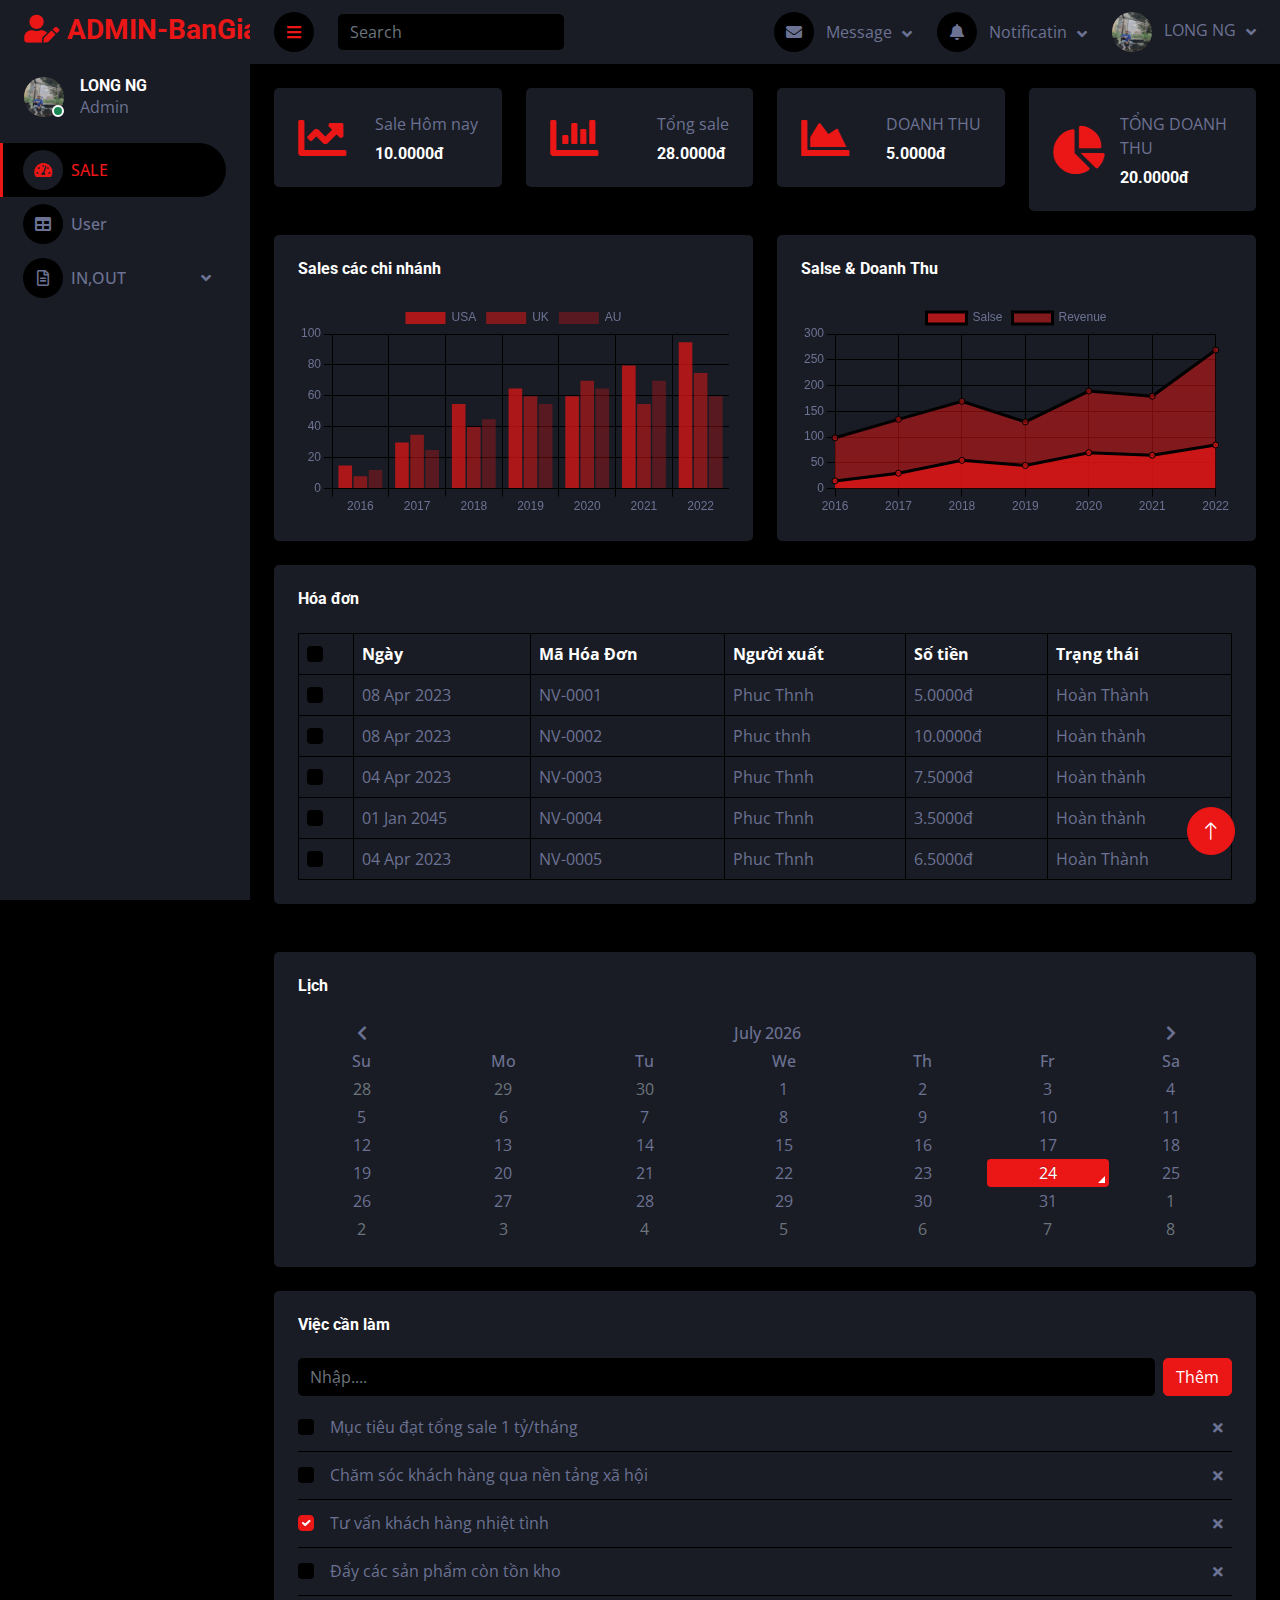
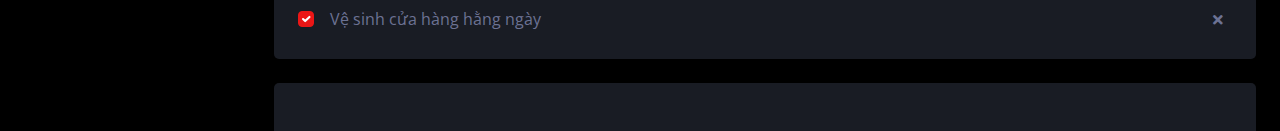
<file: index.html>
<!DOCTYPE html>
<html lang="en">

<head>
    <meta charset="utf-8">
    <title>ADMIN-BanGiay</title>
    <meta content="width=device-width, initial-scale=1.0" name="viewport">
    <meta content="" name="keywords">
    <meta content="" name="description">

    <!-- Favicon -->
    <link href="img/favicon.ico" rel="icon">

    <!-- Google Web Fonts -->
    <link rel="preconnect" href="https://fonts.googleapis.com">
    <link rel="preconnect" href="https://fonts.gstatic.com" crossorigin>
    <link href="https://fonts.googleapis.com/css2?family=Open+Sans:wght@400;600&family=Roboto:wght@500;700&display=swap" rel="stylesheet"> 
    
    <!-- Icon Font Stylesheet -->
    <link href="https://cdnjs.cloudflare.com/ajax/libs/font-awesome/5.10.0/css/all.min.css" rel="stylesheet">
    <link href="https://cdn.jsdelivr.net/npm/bootstrap-icons@1.4.1/font/bootstrap-icons.css" rel="stylesheet">

    <!-- Libraries Stylesheet -->
    <link href="lib/owlcarousel/assets/owl.carousel.min.css" rel="stylesheet">
    <link href="lib/tempusdominus/css/tempusdominus-bootstrap-4.min.css" rel="stylesheet" />

    <!-- Customized Bootstrap Stylesheet -->
    <link href="css/bootstrap.min.css" rel="stylesheet">

    <!-- Template Stylesheet -->
    <link href="css/style.css" rel="stylesheet">
</head>

<body>
    <div class="container-fluid position-relative d-flex p-0">
        <!-- Spinner Start -->
        <div id="spinner" class="show bg-dark position-fixed translate-middle w-100 vh-100 top-50 start-50 d-flex align-items-center justify-content-center">
            <div class="spinner-border text-primary" style="width: 3rem; height: 3rem;" role="status">
                <span class="sr-only">Loading...</span>
            </div>
        </div>
        <!-- Spinner End -->


        <!-- Sidebar Start -->
        <div class="sidebar pe-4 pb-3">
            <nav class="navbar bg-secondary navbar-dark">
                <a href="index.html" class="navbar-brand mx-4 mb-3">
                    <h3 class="text-primary"><i class="fa fa-user-edit me-2"></i>ADMIN-BanGiay</h3>
                </a>
                <div class="d-flex align-items-center ms-4 mb-4">
                    <div class="position-relative">
                        <img class="rounded-circle" src="img/user.jpg" alt="" style="width: 40px; height: 40px;">
                        <div class="bg-success rounded-circle border border-2 border-white position-absolute end-0 bottom-0 p-1"></div>
                    </div>
                    <div class="ms-3">
                        <h6 class="mb-0">LONG NG</h6>
                        <span>Admin</span>
                    </div>
                </div>
                <div class="navbar-nav w-100">
                    <a href="index.html" class="nav-item nav-link active"><i class="fa fa-tachometer-alt me-2"></i>SALE</a>
                    <div class="nav-item dropdown">
                       
                        <div class="dropdown-menu bg-transparent border-0">
                           
                        </div>
                    </div>
                    <a href="table.html" class="nav-item nav-link"><i class="fa fa-table me-2"></i>User</a>
                    <div class="nav-item dropdown">
                        <a href="#" class="nav-link dropdown-toggle" data-bs-toggle="dropdown"><i class="far fa-file-alt me-2"></i>IN,OUT</a>
                        <div class="dropdown-menu bg-transparent border-0">
                            <a href="signin.html" class="dropdown-item">ĐĂNG NHẬP</a>
                            <a href="signup.html" class="dropdown-item">ĐĂNG KÍ</a>
                           
                        </div>
                    </div>
                </div>
            </nav>
        </div>
        <!-- Sidebar End -->


        <!-- Content Start -->
        <div class="content">
            <!-- Navbar Start -->
            <nav class="navbar navbar-expand bg-secondary navbar-dark sticky-top px-4 py-0">
                <a href="index.html" class="navbar-brand d-flex d-lg-none me-4">
                    <h2 class="text-primary mb-0"><i class="fa fa-user-edit"></i></h2>
                </a>
                <a href="#" class="sidebar-toggler flex-shrink-0">
                    <i class="fa fa-bars"></i>
                </a>
                <form class="d-none d-md-flex ms-4">
                    <input class="form-control bg-dark border-0" type="search" placeholder="Search">
                </form>
                <div class="navbar-nav align-items-center ms-auto">
                    <div class="nav-item dropdown">
                        <a href="#" class="nav-link dropdown-toggle" data-bs-toggle="dropdown">
                            <i class="fa fa-envelope me-lg-2"></i>
                            <span class="d-none d-lg-inline-flex">Message</span>
                        </a>
                        <div class="dropdown-menu dropdown-menu-end bg-secondary border-0 rounded-0 rounded-bottom m-0">
                            <a href="#" class="dropdown-item">
                                <div class="d-flex align-items-center">
                                    <img class="rounded-circle" src="img/user.jpg" alt="" style="width: 40px; height: 40px;">
                                    <div class="ms-2">
                                        <h6 class="fw-normal mb-0">LONG send you a message</h6>
                                        <small>15 minutes ago</small>
                                    </div>
                                </div>
                            </a>
                            <hr class="dropdown-divider">
                            <a href="#" class="dropdown-item">
                                <div class="d-flex align-items-center">
                                    <img class="rounded-circle" src="img/user.jpg" alt="" style="width: 40px; height: 40px;">
                                    <div class="ms-2">
                                        <h6 class="fw-normal mb-0">LONG send you a message</h6>
                                        <small>15 minutes ago</small>
                                    </div>
                                </div>
                            </a>
                            <hr class="dropdown-divider">
                            <a href="#" class="dropdown-item">
                                <div class="d-flex align-items-center">
                                    <img class="rounded-circle" src="img/user.jpg" alt="" style="width: 40px; height: 40px;">
                                    <div class="ms-2">
                                        <h6 class="fw-normal mb-0">LONG send you a message</h6>
                                        <small>15 minutes ago</small>
                                    </div>
                                </div>
                            </a>
                            <hr class="dropdown-divider">
                            <a href="#" class="dropdown-item text-center">See all message</a>
                        </div>
                    </div>
                    <div class="nav-item dropdown">
                        <a href="#" class="nav-link dropdown-toggle" data-bs-toggle="dropdown">
                            <i class="fa fa-bell me-lg-2"></i>
                            <span class="d-none d-lg-inline-flex">Notificatin</span>
                        </a>
                        <div class="dropdown-menu dropdown-menu-end bg-secondary border-0 rounded-0 rounded-bottom m-0">
                            <a href="#" class="dropdown-item">
                                <h6 class="fw-normal mb-0">Profile updated</h6>
                                <small>15 minutes ago</small>
                            </a>
                            <hr class="dropdown-divider">
                            <a href="#" class="dropdown-item">
                                <h6 class="fw-normal mb-0">New user added</h6>
                                <small>15 minutes ago</small>
                            </a>
                            <hr class="dropdown-divider">
                            <a href="#" class="dropdown-item">
                                <h6 class="fw-normal mb-0">Password changed</h6>
                                <small>15 minutes ago</small>
                            </a>
                            <hr class="dropdown-divider">
                            <a href="#" class="dropdown-item text-center">See all notifications</a>
                        </div>
                    </div>
                    <div class="nav-item dropdown">
                        <a href="#" class="nav-link dropdown-toggle" data-bs-toggle="dropdown">
                            <img class="rounded-circle me-lg-2" src="img/user.jpg" alt="" style="width: 40px; height: 40px;">
                            <span class="d-none d-lg-inline-flex">LONG NG</span>
                        </a>
                        <div class="dropdown-menu dropdown-menu-end bg-secondary border-0 rounded-0 rounded-bottom m-0">
                            <a href="#" class="dropdown-item">Cá nhân</a>
                            <a href="#" class="dropdown-item">Cài đặt</a>
                            <a href="signin.html" class="dropdown-item">Thoát</a>
                        </div>
                    </div>
                </div>
            </nav>
            <!-- Navbar End -->


            <!-- Sale & Revenue Start -->
            <div class="container-fluid pt-4 px-4">
                <div class="row g-4">
                    <div class="col-sm-6 col-xl-3">
                        <div class="bg-secondary rounded d-flex align-items-center justify-content-between p-4">
                            <i class="fa fa-chart-line fa-3x text-primary"></i>
                            <div class="ms-3">
                                <p class="mb-2">Sale Hôm nay</p>
                                <h6 class="mb-0">10.0000đ</h6>
                            </div>
                        </div>
                    </div>
                    <div class="col-sm-6 col-xl-3">
                        <div class="bg-secondary rounded d-flex align-items-center justify-content-between p-4">
                            <i class="fa fa-chart-bar fa-3x text-primary"></i>
                            <div class="ms-3">
                                <p class="mb-2">Tổng sale</p>
                                <h6 class="mb-0">28.0000đ</h6>
                            </div>
                        </div>
                    </div>
                    <div class="col-sm-6 col-xl-3">
                        <div class="bg-secondary rounded d-flex align-items-center justify-content-between p-4">
                            <i class="fa fa-chart-area fa-3x text-primary"></i>
                            <div class="ms-3">
                                <p class="mb-2">DOANH THU</p>
                                <h6 class="mb-0">5.0000đ</h6>
                            </div>
                        </div>
                    </div>
                    <div class="col-sm-6 col-xl-3">
                        <div class="bg-secondary rounded d-flex align-items-center justify-content-between p-4">
                            <i class="fa fa-chart-pie fa-3x text-primary"></i>
                            <div class="ms-3">
                                <p class="mb-2">TỔNG DOANH THU</p>
                                <h6 class="mb-0">20.0000đ</h6>
                            </div>
                        </div>
                    </div>
                </div>
            </div>
            <!-- Sale & Revenue End -->


            <!-- Sales Chart Start -->
            <div class="container-fluid pt-4 px-4">
                <div class="row g-4">
                    <div class="col-sm-12 col-xl-6">
                        <div class="bg-secondary text-center rounded p-4">
                            <div class="d-flex align-items-center justify-content-between mb-4">
                                <h6 class="mb-0">Sales các chi nhánh </h6>
                                
                            </div>
                            <canvas id="worldwide-sales"></canvas>
                        </div>
                    </div>
                    <div class="col-sm-12 col-xl-6">
                        <div class="bg-secondary text-center rounded p-4">
                            <div class="d-flex align-items-center justify-content-between mb-4">
                                <h6 class="mb-0">Salse & Doanh Thu</h6>
                              
                            </div>
                            <canvas id="salse-revenue"></canvas>
                        </div>
                    </div>
                </div>
            </div>
            <!-- Sales Chart End -->


            <!-- Recent Sales Start -->
            <div class="container-fluid pt-4 px-4">
                <div class="bg-secondary text-center rounded p-4">
                    <div class="d-flex align-items-center justify-content-between mb-4">
                        <h6 class="mb-0">Hóa đơn </h6>
                       
                    </div>
                    <div class="table-responsive">
                        <table class="table text-start align-middle table-bordered table-hover mb-0">
                            <thead>
                                <tr class="text-white">
                                    <th scope="col"><input class="form-check-input" type="checkbox"></th>
                                    <th scope="col">Ngày</th>
                                    <th scope="col">Mã Hóa Đơn</th>
                                    <th scope="col">Người xuất</th>
                                    <th scope="col">Số tiền</th>
                                    <th scope="col">Trạng thái</th>
                                    
                                </tr>
                            </thead>
                            <tbody>
                                <tr>
                                    <td><input class="form-check-input" type="checkbox"></td>
                                    <td>08 Apr 2023</td>
                                    <td>NV-0001</td>
                                    <td>Phuc Thnh </td>
                                    <td>5.0000đ</td>
                                    <td>Hoàn Thành</td>
                                    
                                </tr>
                                <tr>
                                    <td><input class="form-check-input" type="checkbox"></td>
                                    <td>08 Apr 2023</td>
                                    <td>NV-0002</td>
                                    <td>Phuc thnh</td>
                                    <td>10.0000đ</td>
                                    <td>Hoàn thành</td>
                                  
                                </tr>
                                <tr>
                                    <td><input class="form-check-input" type="checkbox"></td>
                                    <td>04 Apr 2023</td>
                                    <td>NV-0003</td>
                                    <td>Phuc Thnh</td>
                                    <td>7.5000đ</td>
                                    <td>Hoàn thành</td>
                                    
                                </tr>
                                <tr>
                                    <td><input class="form-check-input" type="checkbox"></td>
                                    <td>01 Jan 2045</td>
                                    <td>NV-0004</td>
                                    <td>Phuc Thnh</td>
                                    <td>3.5000đ</td>
                                    <td>Hoàn thành</td>
                                  
                                </tr>
                                <tr>
                                    <td><input class="form-check-input" type="checkbox"></td>
                                    <td>04 Apr 2023</td>
                                    <td>NV-0005</td>
                                    <td>Phuc Thnh</td>
                                    <td>6.5000đ</td>
                                    <td>Hoàn Thành</td>
                                </tr>
                            </tbody>
                        </table>
                    </div>
                </div>
            </div>
            <!-- Recent Sales End -->


            <!-- Widgets Start -->
            <div class="container-fluid pt-4 px-4">
                <div class="row g-4">
                    <div class="col-sm-12 col-md- col-xl-3">
                        
                    </div>
                    <div class="col-sm-12 col-md-15 col-xl-20">
                        <div class="h-100 bg-secondary rounded p-4">
                            <div class="d-flex align-items-center justify-content-between mb-4">
                                <h6 class="mb-0">Lịch</h6>
                                
                            </div>
                            <div id="calender"></div>
                        </div>
                    </div>
                    <div class="col-sm-12 col-md-15 col-xl-20">
                        <div class="h-100 bg-secondary rounded p-4">
                            <div class="d-flex align-items-center justify-content-between mb-4">
                                <h6 class="mb-0">Việc cần làm</h6>
                                
                            </div>
                            <div class="d-flex mb-2">
                                <input class="form-control bg-dark border-0" type="text" placeholder="Nhập....">
                                <button type="button" class="btn btn-primary ms-2">Thêm</button>
                            </div>
                            <div class="d-flex align-items-center border-bottom py-2">
                                <input class="form-check-input m-0" type="checkbox">
                                <div class="w-100 ms-3">
                                    <div class="d-flex w-100 align-items-center justify-content-between">
                                        <span>Mục tiêu đạt tổng sale 1 tỷ/tháng</span>
                                        <button class="btn btn-sm"><i class="fa fa-times"></i></button>
                                    </div>
                                </div>
                            </div>
                            <div class="d-flex align-items-center border-bottom py-2">
                                <input class="form-check-input m-0" type="checkbox">
                                <div class="w-100 ms-3">
                                    <div class="d-flex w-100 align-items-center justify-content-between">
                                        <span>Chăm sóc khách hàng qua nền tảng xã hội</span>
                                        <button class="btn btn-sm"><i class="fa fa-times"></i></button>
                                    </div>
                                </div>
                            </div>
                            <div class="d-flex align-items-center border-bottom py-2">
                                <input class="form-check-input m-0" type="checkbox" checked>
                                <div class="w-100 ms-3">
                                    <div class="d-flex w-100 align-items-center justify-content-between">
                                        <span>Tư vấn khách hàng nhiệt tình</span>
                                        <button class="btn btn-sm "><i class="fa fa-times"></i></button>
                                    </div>
                                </div>
                            </div>
                            <div class="d-flex align-items-center border-bottom py-2">
                                <input class="form-check-input m-0" type="checkbox">
                                <div class="w-100 ms-3">
                                    <div class="d-flex w-100 align-items-center justify-content-between">
                                        <span>Đẩy các sản phẩm còn tồn kho</span>
                                        <button class="btn btn-sm"><i class="fa fa-times"></i></button>
                                    </div>
                                </div>
                            </div>
                            <div class="d-flex align-items-center pt-2">
                                <input class="form-check-input m-0" type="checkbox" checked>
                                <div class="w-100 ms-3">
                                    <div class="d-flex w-100 align-items-center justify-content-between">
                                        <span>Vệ sinh cửa hàng hằng ngày</span>
                                        <button class="btn btn-sm "><i class="fa fa-times"></i></button>
                                    </div>
                                </div>
                            </div>
                        </div>
                    </div>
                </div>
            </div>
            <!-- Widgets End -->


            <!-- Footer Start -->
            <div class="container-fluid pt-4 px-4">
                <div class="bg-secondary rounded-top p-4">
                    <div class="row">
                        
                    </div>
                </div>
            </div>
            <!-- Footer End -->
        </div>
        <!-- Content End -->


        <!-- Back to Top -->
        <a href="#" class="btn btn-lg btn-primary btn-lg-square back-to-top"><i class="bi bi-arrow-up"></i></a>
    </div>

    <!-- JavaScript Libraries -->
    <script src="https://code.jquery.com/jquery-3.4.1.min.js"></script>
    <script src="https://cdn.jsdelivr.net/npm/bootstrap@5.0.0/dist/js/bootstrap.bundle.min.js"></script>
    <script src="lib/chart/chart.min.js"></script>
    <script src="lib/easing/easing.min.js"></script>
    <script src="lib/waypoints/waypoints.min.js"></script>
    <script src="lib/owlcarousel/owl.carousel.min.js"></script>
    <script src="lib/tempusdominus/js/moment.min.js"></script>
    <script src="lib/tempusdominus/js/moment-timezone.min.js"></script>
    <script src="lib/tempusdominus/js/tempusdominus-bootstrap-4.min.js"></script>

    <!-- Template Javascript -->
    <script src="js/main.js"></script>
</body>

</html>
</file>
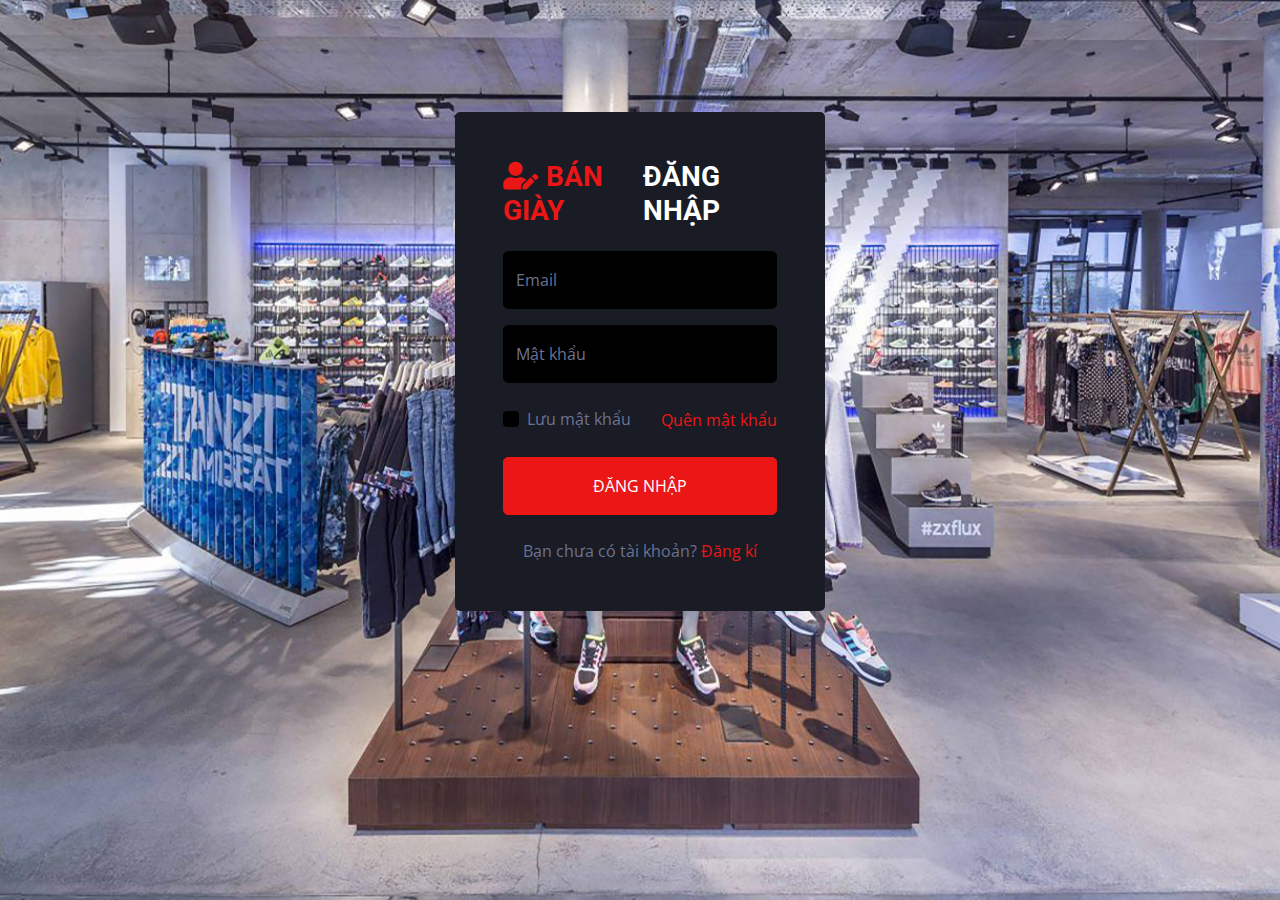
<file: signin.html>
<!DOCTYPE html>
<html lang="en" style="background-image: url(img/anhnen.jpg);background-repeat: no-repeat; background-attachment: fixed; background-size: 100% 100%;">

<head>
    <meta charset="utf-8">
    <title>DarkPan - Bootstrap 5 Admin Template</title>
    <meta content="width=device-width, initial-scale=1.0" name="viewport">
    <meta content="" name="keywords">
    <meta content="" name="description">

    <!-- Favicon -->
    <link href="img/favicon.ico" rel="icon">

    <!-- Google Web Fonts -->
    <link rel="preconnect" href="https://fonts.googleapis.com">
    <link rel="preconnect" href="https://fonts.gstatic.com" crossorigin>
    <link href="https://fonts.googleapis.com/css2?family=Open+Sans:wght@400;600&family=Roboto:wght@500;700&display=swap" rel="stylesheet"> 
    
    <!-- Icon Font Stylesheet -->
    <link href="https://cdnjs.cloudflare.com/ajax/libs/font-awesome/5.10.0/css/all.min.css" rel="stylesheet">
    <link href="https://cdn.jsdelivr.net/npm/bootstrap-icons@1.4.1/font/bootstrap-icons.css" rel="stylesheet">

    <!-- Libraries Stylesheet -->
    <link href="lib/owlcarousel/assets/owl.carousel.min.css" rel="stylesheet">
    <link href="lib/tempusdominus/css/tempusdominus-bootstrap-4.min.css" rel="stylesheet" />

    <!-- Customized Bootstrap Stylesheet -->
    <link href="css/bootstrap.min.css" rel="stylesheet">

    <!-- Template Stylesheet -->
    <link href="css/style.css" rel="stylesheet">
</head>

<body>
    
    <div class="container-fluid position-relative d-flex p-0">
       
        <!-- Spinner Start -->
        <div id="spinner" class="show bg-dark position-fixed translate-middle w-100 vh-100 top-50 start-50 d-flex align-items-center justify-content-center">
            <div class="spinner-border text-primary" style="width: 3rem; height: 3rem;" role="status">
                <span class="sr-only">Loading...</span>
            </div>
        </div>
        <!-- Spinner End -->


        <!-- Sign In Start -->
        <div class="container-fluid">
            <div class="row h-100 align-items-center justify-content-center" style= "background-image: url(img/anhnen.jpg);background-repeat: no-repeat; background-attachment: fixed; background-size: 100% 100%;">
                <div class="col-12 col-sm-8 col-md-6 col-lg-5 col-xl-4">
                    <div class="bg-secondary rounded p-4 p-sm-5 my-4 mx-3">
                        <div class="d-flex align-items-center justify-content-between mb-3">
                            <a href="index.html" class="">
                                <h3 class="text-primary"><i class="fa fa-user-edit me-2"></i>BÁN GIÀY</h3>
                            </a>
                            <h3>ĐĂNG NHẬP</h3>
                        </div>
                        <div class="form-floating mb-3">
                            <input type="email" class="form-control" id="floatingInput" placeholder="name@example.com">
                            <label for="floatingInput">Email </label>
                        </div>
                        <div class="form-floating mb-4">
                            <input type="password" class="form-control" id="floatingPassword" placeholder="Password">
                            <label for="floatingPassword">Mật khẩu</label>
                        </div>
                        <div class="d-flex align-items-center justify-content-between mb-4">
                            <div class="form-check">
                                <input type="checkbox" class="form-check-input" id="exampleCheck1">
                                <label class="form-check-label" for="exampleCheck1">Lưu mật khẩu</label>
                            </div>
                            <a href="">Quên mật khẩu</a>
                        </div>
                        <button type="submit" class="btn btn-primary py-3 w-100 mb-4 "href="index.html">ĐĂNG NHẬP</button>
                        <p class="text-center mb-0">Bạn chưa có tài khoản? <a href="signup.html">Đăng kí</a></p>
                    </div>
                </div>
            </div>
        </div>
        <!-- Sign In End -->
    </div>

    <!-- JavaScript Libraries -->
    <script src="https://code.jquery.com/jquery-3.4.1.min.js"></script>
    <script src="https://cdn.jsdelivr.net/npm/bootstrap@5.0.0/dist/js/bootstrap.bundle.min.js"></script>
    <script src="lib/chart/chart.min.js"></script>
    <script src="lib/easing/easing.min.js"></script>
    <script src="lib/waypoints/waypoints.min.js"></script>
    <script src="lib/owlcarousel/owl.carousel.min.js"></script>
    <script src="lib/tempusdominus/js/moment.min.js"></script>
    <script src="lib/tempusdominus/js/moment-timezone.min.js"></script>
    <script src="lib/tempusdominus/js/tempusdominus-bootstrap-4.min.js"></script>

    <!-- Template Javascript -->
    <script src="js/main.js"></script>
</body>

</html>
</file>
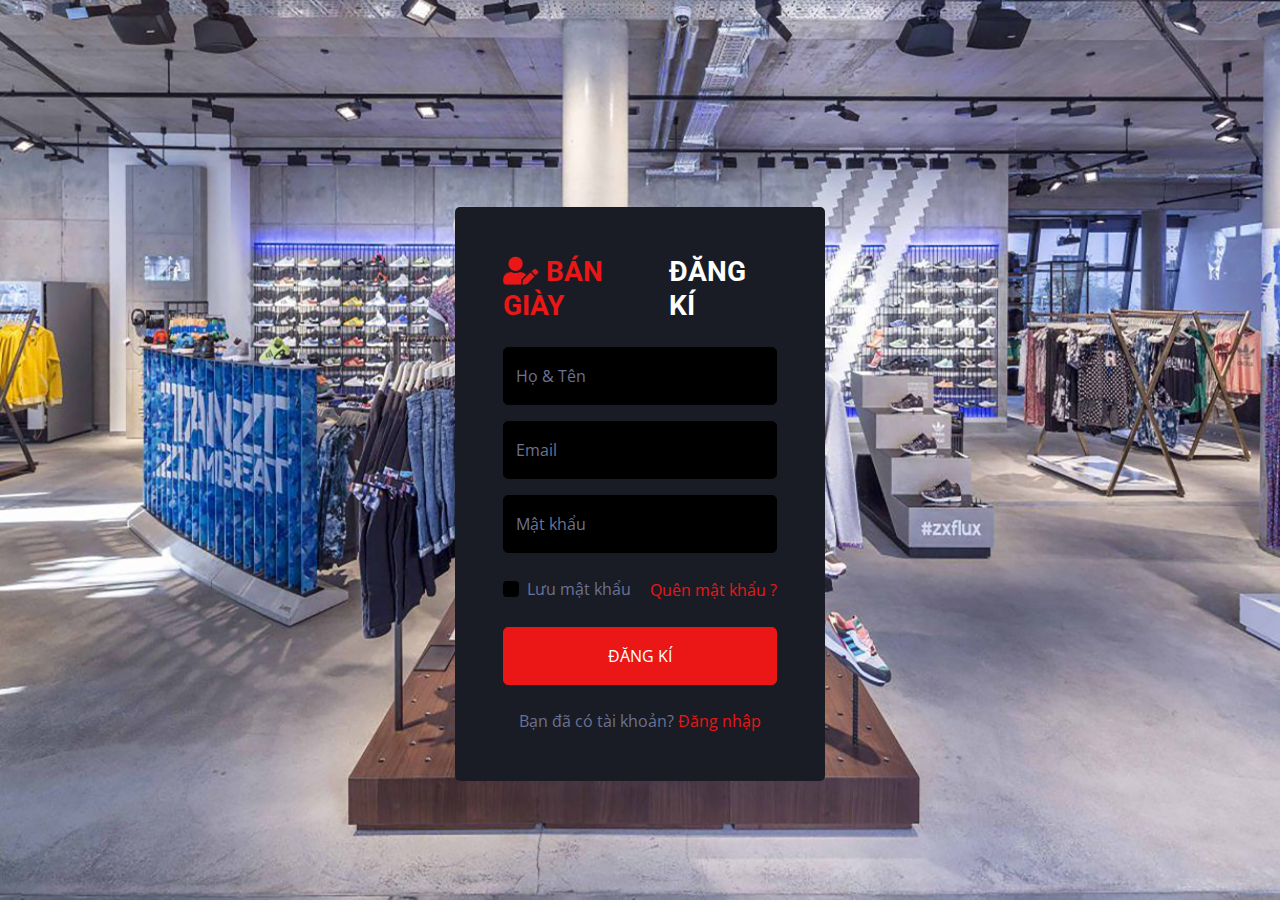
<file: signup.html>
<!DOCTYPE html>
<html lang="en" style="background-image: url(img/anhnen.jpg);background-repeat: no-repeat; background-attachment: fixed; background-size: 100% 100%;">

<head>
    <meta charset="utf-8">
    <title>Bán GIÀY </title>
    <meta content="width=device-width, initial-scale=1.0" name="viewport">
    <meta content="" name="keywords">
    <meta content="" name="description">

    <!-- Favicon -->
    <link href="img/favicon.ico" rel="icon">

    <!-- Google Web Fonts -->
    <link rel="preconnect" href="https://fonts.googleapis.com">
    <link rel="preconnect" href="https://fonts.gstatic.com" crossorigin>
    <link href="https://fonts.googleapis.com/css2?family=Open+Sans:wght@400;600&family=Roboto:wght@500;700&display=swap" rel="stylesheet"> 
    
    <!-- Icon Font Stylesheet -->
    <link href="https://cdnjs.cloudflare.com/ajax/libs/font-awesome/5.10.0/css/all.min.css" rel="stylesheet">
    <link href="https://cdn.jsdelivr.net/npm/bootstrap-icons@1.4.1/font/bootstrap-icons.css" rel="stylesheet">

    <!-- Libraries Stylesheet -->
    <link href="lib/owlcarousel/assets/owl.carousel.min.css" rel="stylesheet">
    <link href="lib/tempusdominus/css/tempusdominus-bootstrap-4.min.css" rel="stylesheet" />

    <!-- Customized Bootstrap Stylesheet -->
    <link href="css/bootstrap.min.css" rel="stylesheet">

    <!-- Template Stylesheet -->
    <link href="css/style.css" rel="stylesheet">
</head>

<body>
    <div class="container-fluid position-relative d-flex p-0">
        <!-- Spinner Start -->
        <div id="spinner" class="show bg-dark position-fixed translate-middle w-100 vh-100 top-50 start-50 d-flex align-items-center justify-content-center">
            <div class="spinner-border text-primary" style="width: 3rem; height: 3rem;" role="status">
                <span class="sr-only">Loading...</span>
            </div>
        </div>
        <!-- Spinner End -->


        <!-- Sign Up Start -->
        <div class="container-fluid">
            <div class="row h-100 align-items-center justify-content-center" style="background-image: url(img/anhnen.jpg);background-repeat: no-repeat; background-attachment: fixed; background-size: 100% 100%;min-height: 100vh;">
                <div class="col-12 col-sm-8 col-md-6 col-lg-5 col-xl-4">
                    <div class="bg-secondary rounded p-4 p-sm-5 my-4 mx-3">
                        <div class="d-flex align-items-center justify-content-between mb-3">
                            <a href="index.html" class="">
                                <h3 class="text-primary"><i class="fa fa-user-edit me-2"></i>BÁN GIÀY</h3>
                            </a>
                            <h3>ĐĂNG KÍ</h3>
                        </div>
                        <div class="form-floating mb-3">
                            <input type="text" class="form-control" id="floatingText" placeholder="jhondoe">
                            <label for="floatingText">Họ & Tên</label>
                        </div>
                        <div class="form-floating mb-3">
                            <input type="email" class="form-control" id="floatingInput" placeholder="name@example.com">
                            <label for="floatingInput">Email</label>
                        </div>
                        <div class="form-floating mb-4">
                            <input type="password" class="form-control" id="floatingPassword" placeholder="Password">
                            <label for="floatingPassword">Mật khẩu</label>
                        </div>
                        <div class="d-flex align-items-center justify-content-between mb-4">
                            <div class="form-check">
                                <input type="checkbox" class="form-check-input" id="exampleCheck1">
                                <label class="form-check-label" for="exampleCheck1">Lưu mật khẩu</label>
                            </div>
                            <a href="">Quên mật khẩu ?</a>
                        </div>
                        <button type="submit" class="btn btn-primary py-3 w-100 mb-4 ">ĐĂNG KÍ</button>
                        <p class="text-center mb-0">Bạn đã có tài khoản? <a href="signin.html">Đăng nhập</a></p>
                    </div>
                </div>
            </div>
        </div>
        <!-- Sign Up End -->
    </div>

    <!-- JavaScript Libraries -->
    <script src="https://code.jquery.com/jquery-3.4.1.min.js"></script>
    <script src="https://cdn.jsdelivr.net/npm/bootstrap@5.0.0/dist/js/bootstrap.bundle.min.js"></script>
    <script src="lib/chart/chart.min.js"></script>
    <script src="lib/easing/easing.min.js"></script>
    <script src="lib/waypoints/waypoints.min.js"></script>
    <script src="lib/owlcarousel/owl.carousel.min.js"></script>
    <script src="lib/tempusdominus/js/moment.min.js"></script>
    <script src="lib/tempusdominus/js/moment-timezone.min.js"></script>
    <script src="lib/tempusdominus/js/tempusdominus-bootstrap-4.min.js"></script>

    <!-- Template Javascript -->
    <script src="js/main.js"></script>
</body>

</html>
</file>
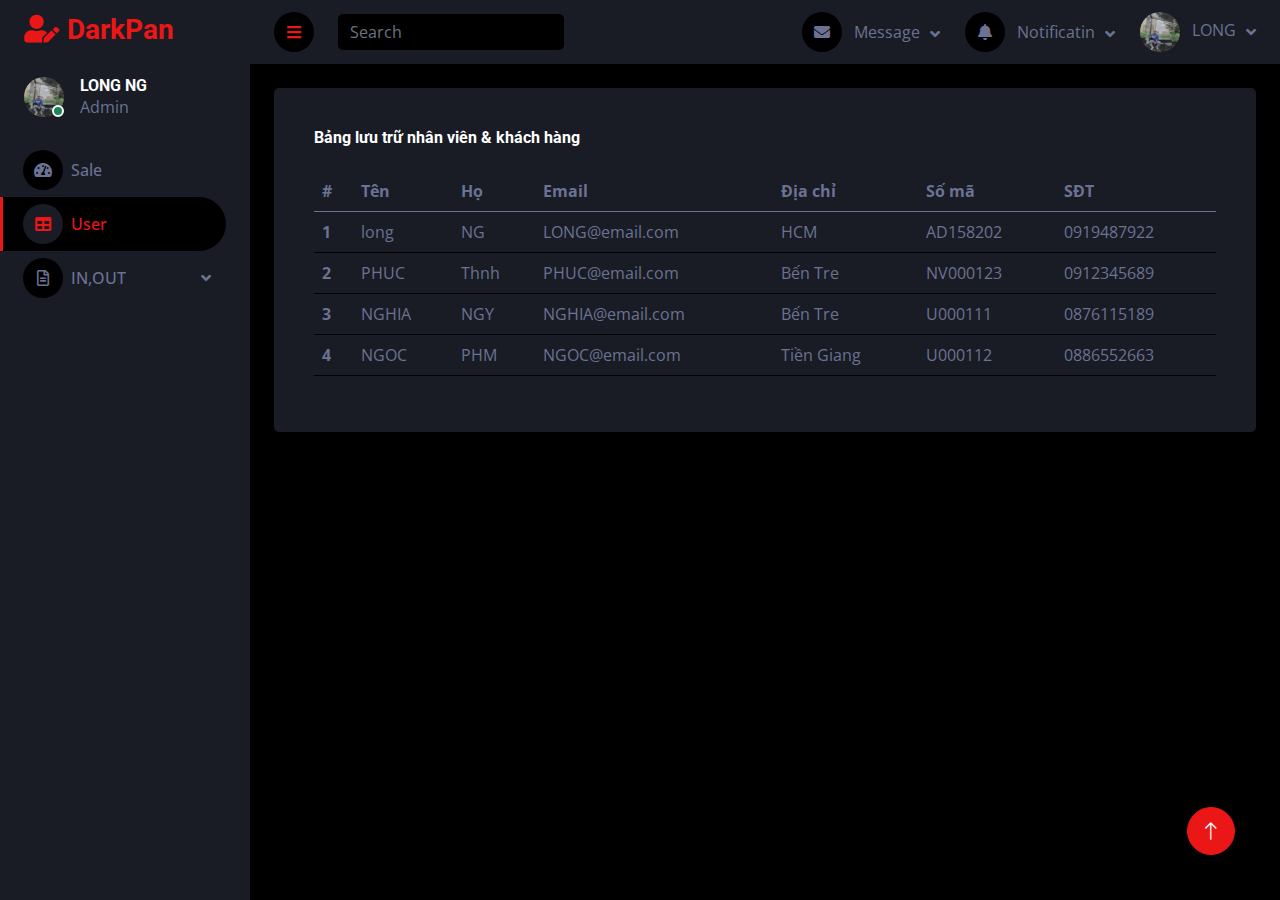
<file: table.html>
<!DOCTYPE html>
<html lang="en">

<head>
    <meta charset="utf-8">
    <title>DarkPan - Bootstrap 5 Admin Template</title>
    <meta content="width=device-width, initial-scale=1.0" name="viewport">
    <meta content="" name="keywords">
    <meta content="" name="description">

    <!-- Favicon -->
    <link href="img/favicon.ico" rel="icon">

    <!-- Google Web Fonts -->
    <link rel="preconnect" href="https://fonts.googleapis.com">
    <link rel="preconnect" href="https://fonts.gstatic.com" crossorigin>
    <link href="https://fonts.googleapis.com/css2?family=Open+Sans:wght@400;600&family=Roboto:wght@500;700&display=swap" rel="stylesheet"> 
    
    <!-- Icon Font Stylesheet -->
    <link href="https://cdnjs.cloudflare.com/ajax/libs/font-awesome/5.10.0/css/all.min.css" rel="stylesheet">
    <link href="https://cdn.jsdelivr.net/npm/bootstrap-icons@1.4.1/font/bootstrap-icons.css" rel="stylesheet">

    <!-- Libraries Stylesheet -->
    <link href="lib/owlcarousel/assets/owl.carousel.min.css" rel="stylesheet">
    <link href="lib/tempusdominus/css/tempusdominus-bootstrap-4.min.css" rel="stylesheet" />

    <!-- Customized Bootstrap Stylesheet -->
    <link href="css/bootstrap.min.css" rel="stylesheet">

    <!-- Template Stylesheet -->
    <link href="css/style.css" rel="stylesheet">
</head>

<body>
    <div class="container-fluid position-relative d-flex p-0">
        <!-- Spinner Start -->
        <div id="spinner" class="show bg-dark position-fixed translate-middle w-100 vh-100 top-50 start-50 d-flex align-items-center justify-content-center">
            <div class="spinner-border text-primary" style="width: 3rem; height: 3rem;" role="status">
                <span class="sr-only">Loading...</span>
            </div>
        </div>
        <!-- Spinner End -->


        <!-- Sidebar Start -->
        <div class="sidebar pe-4 pb-3">
            <nav class="navbar bg-secondary navbar-dark">
                <a href="index.html" class="navbar-brand mx-4 mb-3">
                    <h3 class="text-primary"><i class="fa fa-user-edit me-2"></i>DarkPan</h3>
                </a>
                <div class="d-flex align-items-center ms-4 mb-4">
                    <div class="position-relative">
                        <img class="rounded-circle" src="img/user.jpg" alt="" style="width: 40px; height: 40px;">
                        <div class="bg-success rounded-circle border border-2 border-white position-absolute end-0 bottom-0 p-1"></div>
                    </div>
                    <div class="ms-3">
                        <h6 class="mb-0">LONG NG</h6>
                        <span>Admin</span>
                    </div>
                </div>
                <div class="navbar-nav w-100">
                    <a href="index.html" class="nav-item nav-link"><i class="fa fa-tachometer-alt me-2"></i>Sale</a>
                    <div class="nav-item dropdown">
                        <div class="dropdown-menu bg-transparent border-0">
                        </div>
                    </div>
                    <a href="table.html" class="nav-item nav-link active"><i class="fa fa-table me-2"></i>User</a>
                    
                    <div class="nav-item dropdown">
                        <a href="#" class="nav-link dropdown-toggle" data-bs-toggle="dropdown"><i class="far fa-file-alt me-2"></i>IN,OUT</a>
                        <div class="dropdown-menu bg-transparent border-0">
                            <a href="signin.html" class="dropdown-item">Đăng Nhập</a>
                            <a href="signup.html" class="dropdown-item">ĐĂNG Kí</a>
                        </div>
                    </div>
                </div>
            </nav>
        </div>
        <!-- Sidebar End -->


        <!-- Content Start -->
        <div class="content">
            <!-- Navbar Start -->
            <nav class="navbar navbar-expand bg-secondary navbar-dark sticky-top px-4 py-0">
                <a href="index.html" class="navbar-brand d-flex d-lg-none me-4">
                    <h2 class="text-primary mb-0"><i class="fa fa-user-edit"></i></h2>
                </a>
                <a href="#" class="sidebar-toggler flex-shrink-0">
                    <i class="fa fa-bars"></i>
                </a>
                <form class="d-none d-md-flex ms-4">
                    <input class="form-control bg-dark border-0" type="search" placeholder="Search">
                </form>
                <div class="navbar-nav align-items-center ms-auto">
                    <div class="nav-item dropdown">
                        <a href="#" class="nav-link dropdown-toggle" data-bs-toggle="dropdown">
                            <i class="fa fa-envelope me-lg-2"></i>
                            <span class="d-none d-lg-inline-flex">Message</span>
                        </a>
                        <div class="dropdown-menu dropdown-menu-end bg-secondary border-0 rounded-0 rounded-bottom m-0">
                            <a href="#" class="dropdown-item">
                                <div class="d-flex align-items-center">
                                    <img class="rounded-circle" src="img/user.jpg" alt="" style="width: 40px; height: 40px;">
                                    <div class="ms-2">
                                        <h6 class="fw-normal mb-0">long send you a message</h6>
                                        <small>15 minutes ago</small>
                                    </div>
                                </div>
                            </a>
                            <hr class="dropdown-divider">
                            <a href="#" class="dropdown-item">
                                <div class="d-flex align-items-center">
                                    <img class="rounded-circle" src="img/user.jpg" alt="" style="width: 40px; height: 40px;">
                                    <div class="ms-2">
                                        <h6 class="fw-normal mb-0">LONG send you a message</h6>
                                        <small>15 minutes ago</small>
                                    </div>
                                </div>
                            </a>
                            <hr class="dropdown-divider">
                            <a href="#" class="dropdown-item">
                                <div class="d-flex align-items-center">
                                    <img class="rounded-circle" src="img/user.jpg" alt="" style="width: 40px; height: 40px;">
                                    <div class="ms-2">
                                        <h6 class="fw-normal mb-0">LONG send you a message</h6>
                                        <small>15 minutes ago</small>
                                    </div>
                                </div>
                            </a>
                            <hr class="dropdown-divider">
                            <a href="#" class="dropdown-item text-center">See all message</a>
                        </div>
                    </div>
                    <div class="nav-item dropdown">
                        <a href="#" class="nav-link dropdown-toggle" data-bs-toggle="dropdown">
                            <i class="fa fa-bell me-lg-2"></i>
                            <span class="d-none d-lg-inline-flex">Notificatin</span>
                        </a>
                        <div class="dropdown-menu dropdown-menu-end bg-secondary border-0 rounded-0 rounded-bottom m-0">
                            <a href="#" class="dropdown-item">
                                <h6 class="fw-normal mb-0">Profile updated</h6>
                                <small>15 minutes ago</small>
                            </a>
                            <hr class="dropdown-divider">
                            <a href="#" class="dropdown-item">
                                <h6 class="fw-normal mb-0">New user added</h6>
                                <small>15 minutes ago</small>
                            </a>
                            <hr class="dropdown-divider">
                            <a href="#" class="dropdown-item">
                                <h6 class="fw-normal mb-0">Password changed</h6>
                                <small>15 minutes ago</small>
                            </a>
                            <hr class="dropdown-divider">
                            <a href="#" class="dropdown-item text-center">See all notifications</a>
                        </div>
                    </div>
                    <div class="nav-item dropdown">
                        <a href="#" class="nav-link dropdown-toggle" data-bs-toggle="dropdown">
                            <img class="rounded-circle me-lg-2" src="img/user.jpg" alt="" style="width: 40px; height: 40px;">
                            <span class="d-none d-lg-inline-flex">LONG</span>
                        </a>
                        <div class="dropdown-menu dropdown-menu-end bg-secondary border-0 rounded-0 rounded-bottom m-0">
                            <a href="#" class="dropdown-item">Cá Nhân</a>
                            <a href="#" class="dropdown-item">Cài đặc</a>
                            <a href="#" class="dropdown-item">Thoát</a>
                        </div>
                    </div>
                </div>
            </nav>
            <!-- Navbar End -->


            <!-- Table Start -->
            <div class="container-fluid pt-4 px-4">
                <div class="row g-4">
                    <div class="col-sm-12 col-xl-25">
                        <div class="bg-secondary rounded h-100 p-4">
                
                    <div class="col-12">
                        <div class="bg-secondary rounded h-100 p-3">
                            <h6 class="mb-4">Bảng lưu trữ nhân viên & khách hàng</h6>
                            <div class="table-responsive">
                                <table class="table">
                                    <thead>
                                        <tr>
                                            <th scope="col">#</th>
                                            <th scope="col">Tên</th>
                                            <th scope="col">Họ</th>
                                            <th scope="col">Email</th>
                                            <th scope="col">Địa chỉ</th>
                                            <th scope="col">Số mã</th>
                                            <th scope="col">SĐT</th>
                                        </tr>
                                    </thead>
                                    <tbody>
                                        <tr>
                                            <th scope="row">1</th>
                                            <td>long</td>
                                            <td>NG</td>
                                            <td>LONG@email.com</td>
                                            <td>HCM</td>
                                            <td>AD158202</td>
                                            <td>0919487922</td>
                                        </tr>
                                        <tr>
                                            <th scope="row">2</th>
                                            <td>PHUC</td>
                                            <td>Thnh</td>
                                            <td>PHUC@email.com</td>
                                            <td>Bến Tre</td>
                                            <td>NV000123</td>
                                            <td>0912345689</td>
                                        </tr>
                                        <tr>
                                            <th scope="row">3</th>
                                            <td>NGHIA</td>
                                            <td>NGY</td>
                                            <td>NGHIA@email.com</td>
                                            <td>Bến Tre</td>
                                            <td>U000111</td>
                                            <td>0876115189</td>
                                        </tr><tr>
                                            <th scope="row">4</th>
                                            <td>NGOC</td>
                                            <td>PHM</td>
                                            <td>NGOC@email.com</td>
                                            <td>Tiền Giang</td>
                                            <td>U000112</td>
                                            <td>0886552663</td>
                                        </tr>   
                                    </tbody>
                                </table>
                            </div>
                        </div>
                    </div>
                </div>
            </div>
            <!-- Table End -->


            <!-- Footer Start -->
           
        </div>
        <!-- Content End -->


        <!-- Back to Top -->
        <a href="#" class="btn btn-lg btn-primary btn-lg-square back-to-top"><i class="bi bi-arrow-up"></i></a>
    </div>

    <!-- JavaScript Libraries -->
    <script src="https://code.jquery.com/jquery-3.4.1.min.js"></script>
    <script src="https://cdn.jsdelivr.net/npm/bootstrap@5.0.0/dist/js/bootstrap.bundle.min.js"></script>
    <script src="lib/chart/chart.min.js"></script>
    <script src="lib/easing/easing.min.js"></script>
    <script src="lib/waypoints/waypoints.min.js"></script>
    <script src="lib/owlcarousel/owl.carousel.min.js"></script>
    <script src="lib/tempusdominus/js/moment.min.js"></script>
    <script src="lib/tempusdominus/js/moment-timezone.min.js"></script>
    <script src="lib/tempusdominus/js/tempusdominus-bootstrap-4.min.js"></script>

    <!-- Template Javascript -->
    <script src="js/main.js"></script>
</body>

</html>
</file>
<file: css/style.css>
/********** Template CSS **********/
:root {
    --primary: #EB1616;
    --secondary: #191C24;
    --light: #6C7293;
    --dark: #000000;
}

.back-to-top {
    position: fixed;
    display: none;
    right: 45px;
    bottom: 45px;
    z-index: 99;
}


/*** Spinner ***/
#spinner {
    opacity: 0;
    visibility: hidden;
    transition: opacity .5s ease-out, visibility 0s linear .5s;
    z-index: 99999;
}

#spinner.show {
    transition: opacity .5s ease-out, visibility 0s linear 0s;
    visibility: visible;
    opacity: 1;
}


/*** Button ***/
.btn {
    transition: .5s;
}

.btn-square {
    width: 38px;
    height: 38px;
}

.btn-sm-square {
    width: 32px;
    height: 32px;
}

.btn-lg-square {
    width: 48px;
    height: 48px;
}

.btn-square,
.btn-sm-square,
.btn-lg-square {
    padding: 0;
    display: inline-flex;
    align-items: center;
    justify-content: center;
    font-weight: normal;
    border-radius: 50px;
}


/*** Layout ***/
.sidebar {
    position: fixed;
    top: 0;
    left: 0;
    bottom: 0;
    width: 250px;
    height: 100vh;
    overflow-y: auto;
    background: var(--secondary);
    transition: 0.5s;
    z-index: 999;
}

.content {
    margin-left: 250px;
    min-height: 100vh;
    background: var(--dark);
    transition: 0.5s;
    
}

@media (min-width: 992px) {
    .sidebar {
        margin-left: 0;
    }

    .sidebar.open {
        margin-left: -250px;
    }

    .content {
        width: calc(100% - 250px);
    }

    .content.open {
        width: 100%;
        margin-left: 0;
    }
}

@media (max-width: 991.98px) {
    .sidebar {
        margin-left: -250px;
    }

    .sidebar.open {
        margin-left: 0;
    }

    .content {
        width: 100%;
        margin-left: 0;
    }
}


/*** Navbar ***/
.sidebar .navbar .navbar-nav .nav-link {
    padding: 7px 20px;
    color: var(--light);
    font-weight: 500;
    border-left: 3px solid var(--secondary);
    border-radius: 0 30px 30px 0;
    outline: none;
}

.sidebar .navbar .navbar-nav .nav-link:hover,
.sidebar .navbar .navbar-nav .nav-link.active {
    color: var(--primary);
    background: var(--dark);
    border-color: var(--primary);
}

.sidebar .navbar .navbar-nav .nav-link i {
    width: 40px;
    height: 40px;
    display: inline-flex;
    align-items: center;
    justify-content: center;
    background: var(--dark);
    border-radius: 40px;
}

.sidebar .navbar .navbar-nav .nav-link:hover i,
.sidebar .navbar .navbar-nav .nav-link.active i {
    background: var(--secondary);
}

.sidebar .navbar .dropdown-toggle::after {
    position: absolute;
    top: 15px;
    right: 15px;
    border: none;
    content: "\f107";
    font-family: "Font Awesome 5 Free";
    font-weight: 900;
    transition: .5s;
}

.sidebar .navbar .dropdown-toggle[aria-expanded=true]::after {
    transform: rotate(-180deg);
}

.sidebar .navbar .dropdown-item {
    padding-left: 25px;
    border-radius: 0 30px 30px 0;
    color: var(--light);
}

.sidebar .navbar .dropdown-item:hover,
.sidebar .navbar .dropdown-item.active {
    background: var(--dark);
}

.content .navbar .navbar-nav .nav-link {
    margin-left: 25px;
    padding: 12px 0;
    color: var(--light);
    outline: none;
}

.content .navbar .navbar-nav .nav-link:hover,
.content .navbar .navbar-nav .nav-link.active {
    color: var(--primary);
}

.content .navbar .sidebar-toggler,
.content .navbar .navbar-nav .nav-link i {
    width: 40px;
    height: 40px;
    display: inline-flex;
    align-items: center;
    justify-content: center;
    background: var(--dark);
    border-radius: 40px;
}

.content .navbar .dropdown-item {
    color: var(--light);
}

.content .navbar .dropdown-item:hover,
.content .navbar .dropdown-item.active {
    background: var(--dark);
}

.content .navbar .dropdown-toggle::after {
    margin-left: 6px;
    vertical-align: middle;
    border: none;
    content: "\f107";
    font-family: "Font Awesome 5 Free";
    font-weight: 900;
    transition: .5s;
}

.content .navbar .dropdown-toggle[aria-expanded=true]::after {
    transform: rotate(-180deg);
}

@media (max-width: 575.98px) {
    .content .navbar .navbar-nav .nav-link {
        margin-left: 15px;
    }
}


/*** Date Picker ***/
.bootstrap-datetimepicker-widget.bottom {
    top: auto !important;
}

.bootstrap-datetimepicker-widget .table * {
    border-bottom-width: 0px;
}

.bootstrap-datetimepicker-widget .table th {
    font-weight: 500;
}

.bootstrap-datetimepicker-widget.dropdown-menu {
    padding: 10px;
    border-radius: 2px;
}

.bootstrap-datetimepicker-widget table td.active,
.bootstrap-datetimepicker-widget table td.active:hover {
    background: var(--primary);
}

.bootstrap-datetimepicker-widget table td.today::before {
    border-bottom-color: var(--primary);
}


/*** Testimonial ***/
.progress .progress-bar {
    width: 0px;
    transition: 2s;
}


/*** Testimonial ***/
.testimonial-carousel .owl-dots {
    margin-top: 24px;
    display: flex;
    align-items: flex-end;
    justify-content: center;
}

.testimonial-carousel .owl-dot {
    position: relative;
    display: inline-block;
    margin: 0 5px;
    width: 15px;
    height: 15px;
    border: 5px solid var(--primary);
    border-radius: 15px;
    transition: .5s;
}

.testimonial-carousel .owl-dot.active {
    background: var(--dark);
    border-color: var(--primary);
}
</file>
